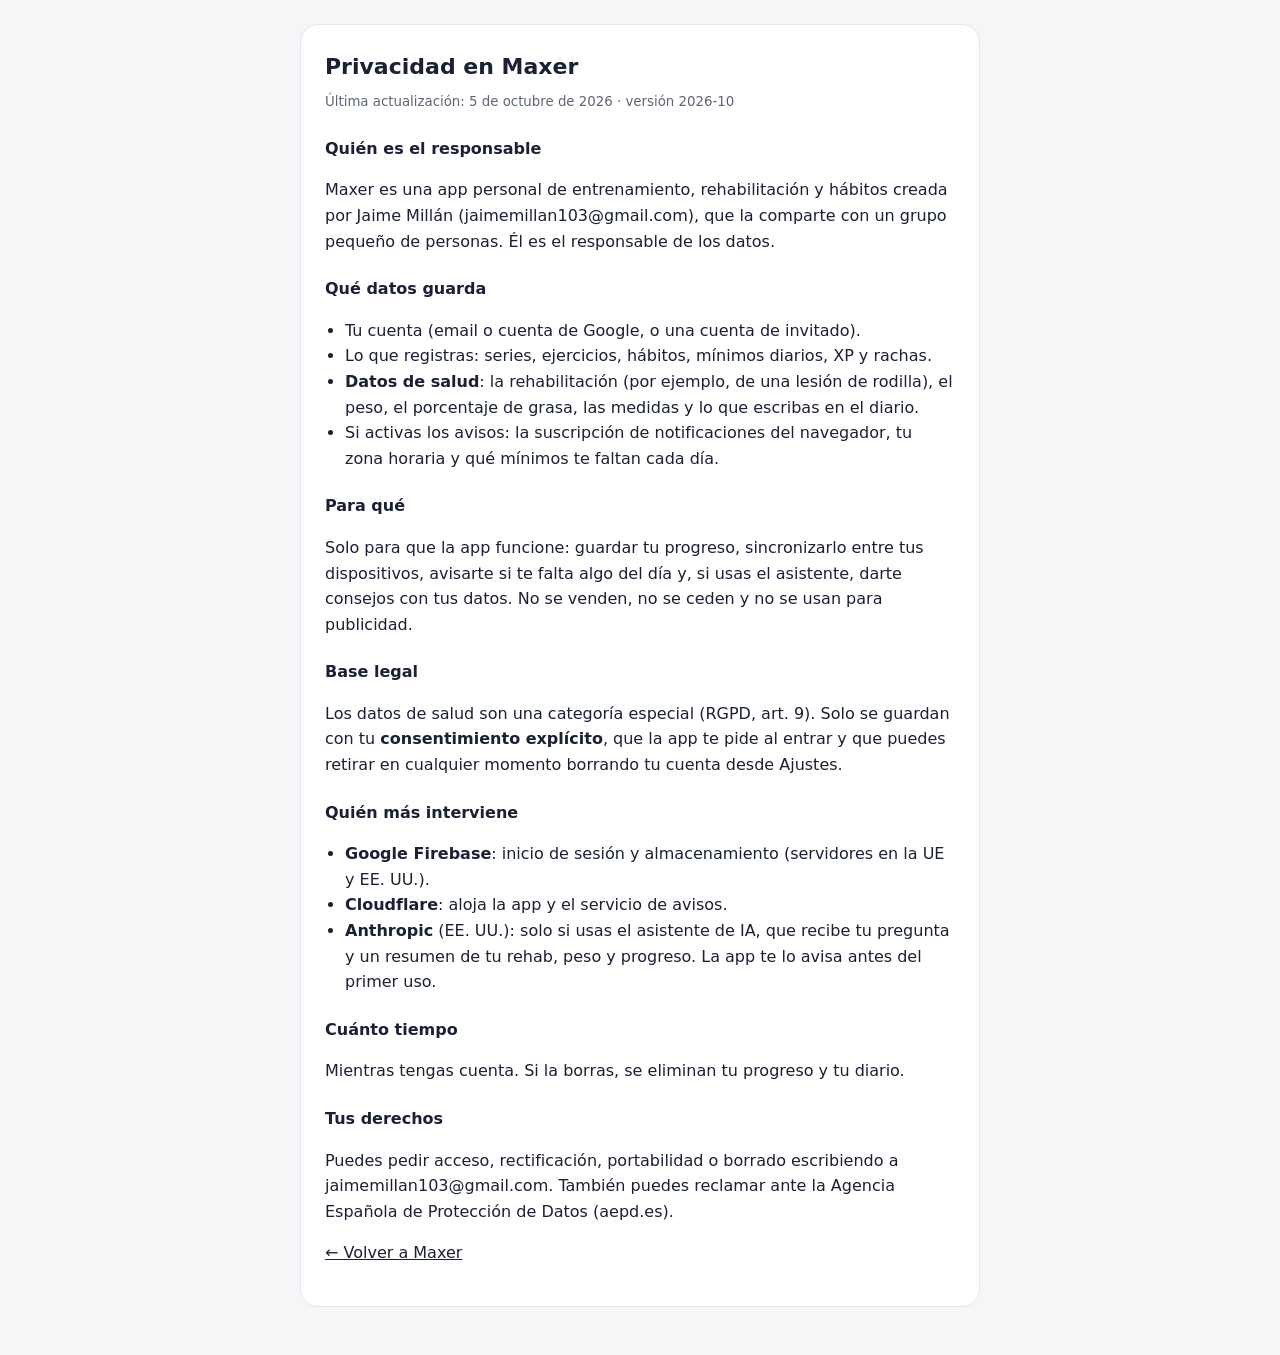
<file: privacidad.html>
<!doctype html>
<html lang="es">
<head>
<meta charset="utf-8">
<meta name="viewport" content="width=device-width,initial-scale=1">
<meta name="robots" content="noindex">
<title>Maxer · Privacidad</title>
<style>
:root{--bg:#F5F6F8;--surface:#fff;--text:#1A2035;--muted:#5D6578;--border:#E3E6EC}
@media (prefers-color-scheme:dark){:root{--bg:#0E1018;--surface:#171A24;--text:#ECEEF3;--muted:#9AA1B2;--border:#272B38}}
*{box-sizing:border-box}
body{margin:0;background:var(--bg);color:var(--text);font:16px/1.6 -apple-system,BlinkMacSystemFont,'SF Pro Text',system-ui,'Segoe UI',sans-serif;padding:24px 16px 48px}
main{max-width:680px;margin:0 auto;background:var(--surface);border:1px solid var(--border);border-radius:18px;padding:24px}
h1{font-size:22px;margin:0 0 4px}h2{font-size:16px;margin:22px 0 6px}
p,li{color:var(--text)}small{color:var(--muted)}ul{padding-left:20px}
a{color:inherit}
</style>
</head>
<body>
<main>
<h1>Privacidad en Maxer</h1>
<small>Última actualización: 5 de octubre de 2026 · versión 2026-10</small>

<h2>Quién es el responsable</h2>
<p>Maxer es una app personal de entrenamiento, rehabilitación y hábitos creada por Jaime Millán (jaimemillan103@gmail.com), que la comparte con un grupo pequeño de personas. Él es el responsable de los datos.</p>

<h2>Qué datos guarda</h2>
<ul>
<li>Tu cuenta (email o cuenta de Google, o una cuenta de invitado).</li>
<li>Lo que registras: series, ejercicios, hábitos, mínimos diarios, XP y rachas.</li>
<li><b>Datos de salud</b>: la rehabilitación (por ejemplo, de una lesión de rodilla), el peso, el porcentaje de grasa, las medidas y lo que escribas en el diario.</li>
<li>Si activas los avisos: la suscripción de notificaciones del navegador, tu zona horaria y qué mínimos te faltan cada día.</li>
</ul>

<h2>Para qué</h2>
<p>Solo para que la app funcione: guardar tu progreso, sincronizarlo entre tus dispositivos, avisarte si te falta algo del día y, si usas el asistente, darte consejos con tus datos. No se venden, no se ceden y no se usan para publicidad.</p>

<h2>Base legal</h2>
<p>Los datos de salud son una categoría especial (RGPD, art. 9). Solo se guardan con tu <b>consentimiento explícito</b>, que la app te pide al entrar y que puedes retirar en cualquier momento borrando tu cuenta desde Ajustes.</p>

<h2>Quién más interviene</h2>
<ul>
<li><b>Google Firebase</b>: inicio de sesión y almacenamiento (servidores en la UE y EE. UU.).</li>
<li><b>Cloudflare</b>: aloja la app y el servicio de avisos.</li>
<li><b>Anthropic</b> (EE. UU.): solo si usas el asistente de IA, que recibe tu pregunta y un resumen de tu rehab, peso y progreso. La app te lo avisa antes del primer uso.</li>
</ul>

<h2>Cuánto tiempo</h2>
<p>Mientras tengas cuenta. Si la borras, se eliminan tu progreso y tu diario.</p>

<h2>Tus derechos</h2>
<p>Puedes pedir acceso, rectificación, portabilidad o borrado escribiendo a jaimemillan103@gmail.com. También puedes reclamar ante la Agencia Española de Protección de Datos (aepd.es).</p>

<p><a href="./">← Volver a Maxer</a></p>
</main>
</body>
</html>
</file>
